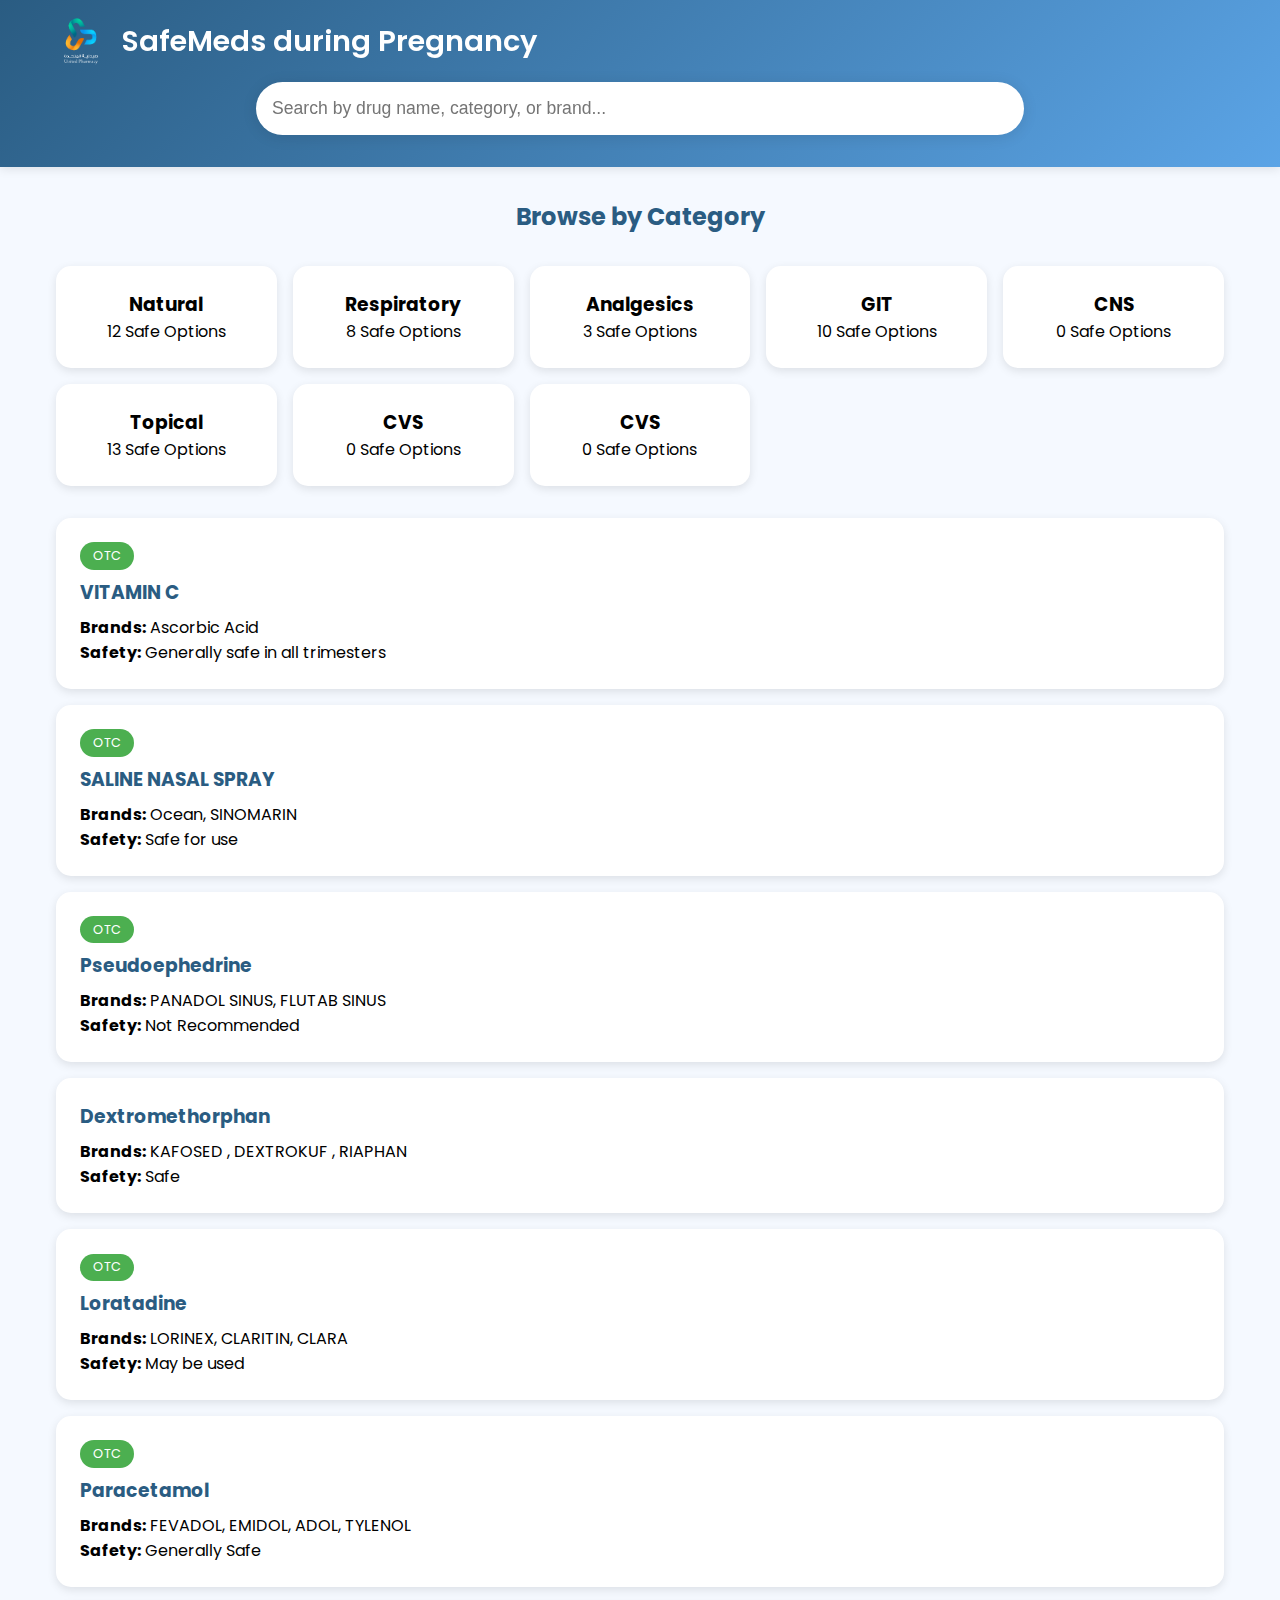
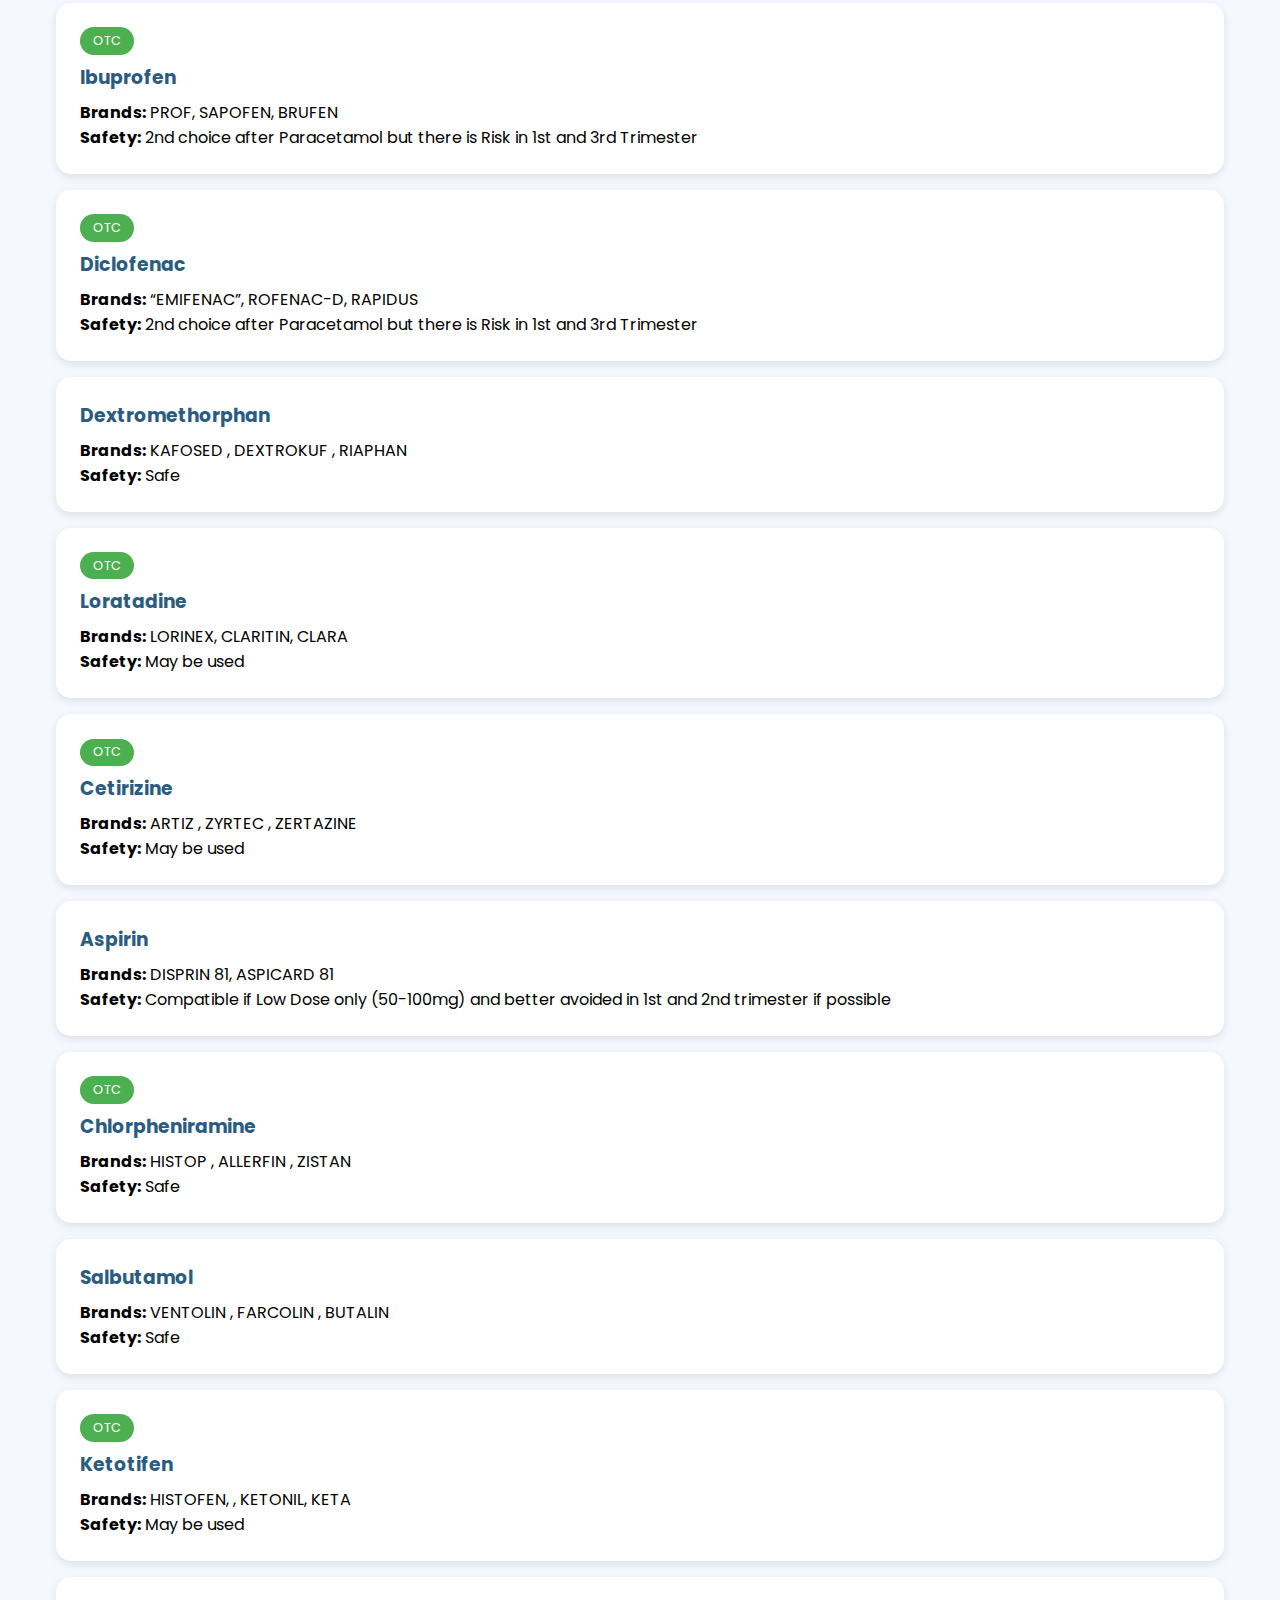
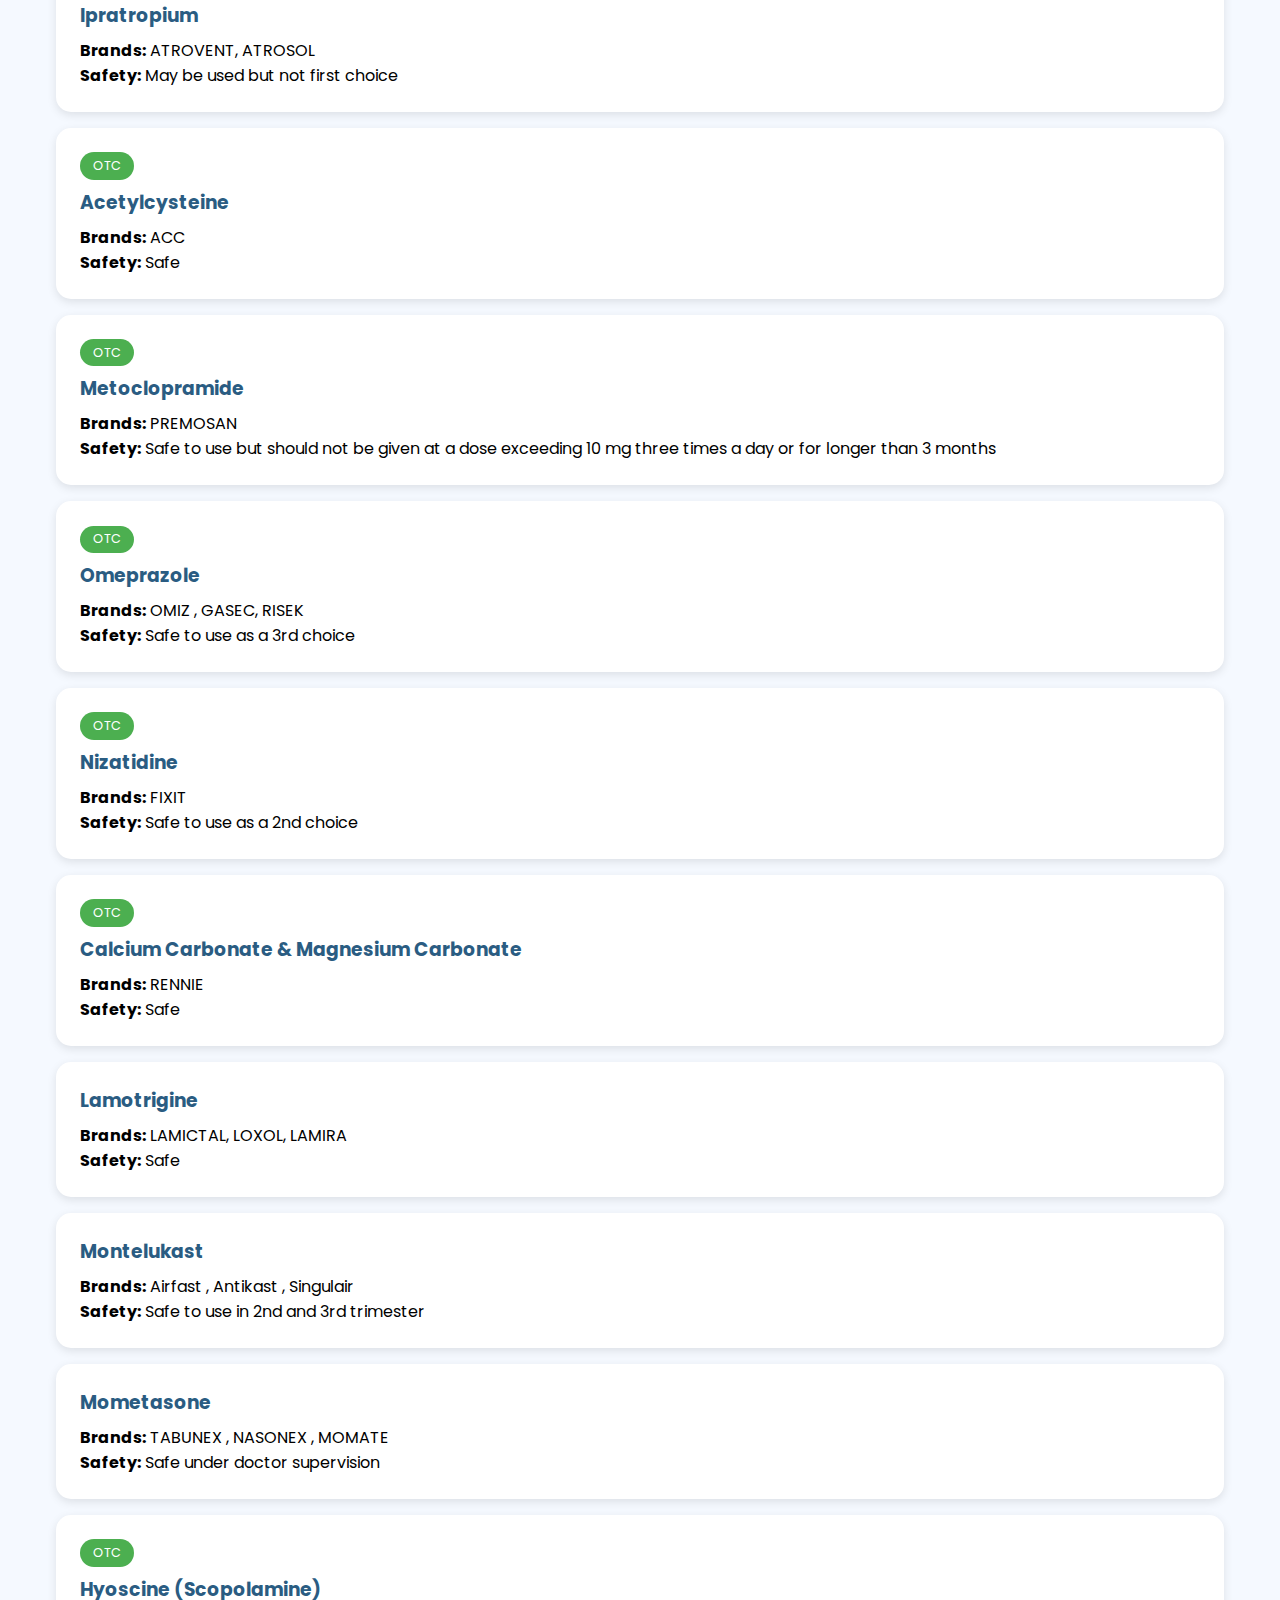
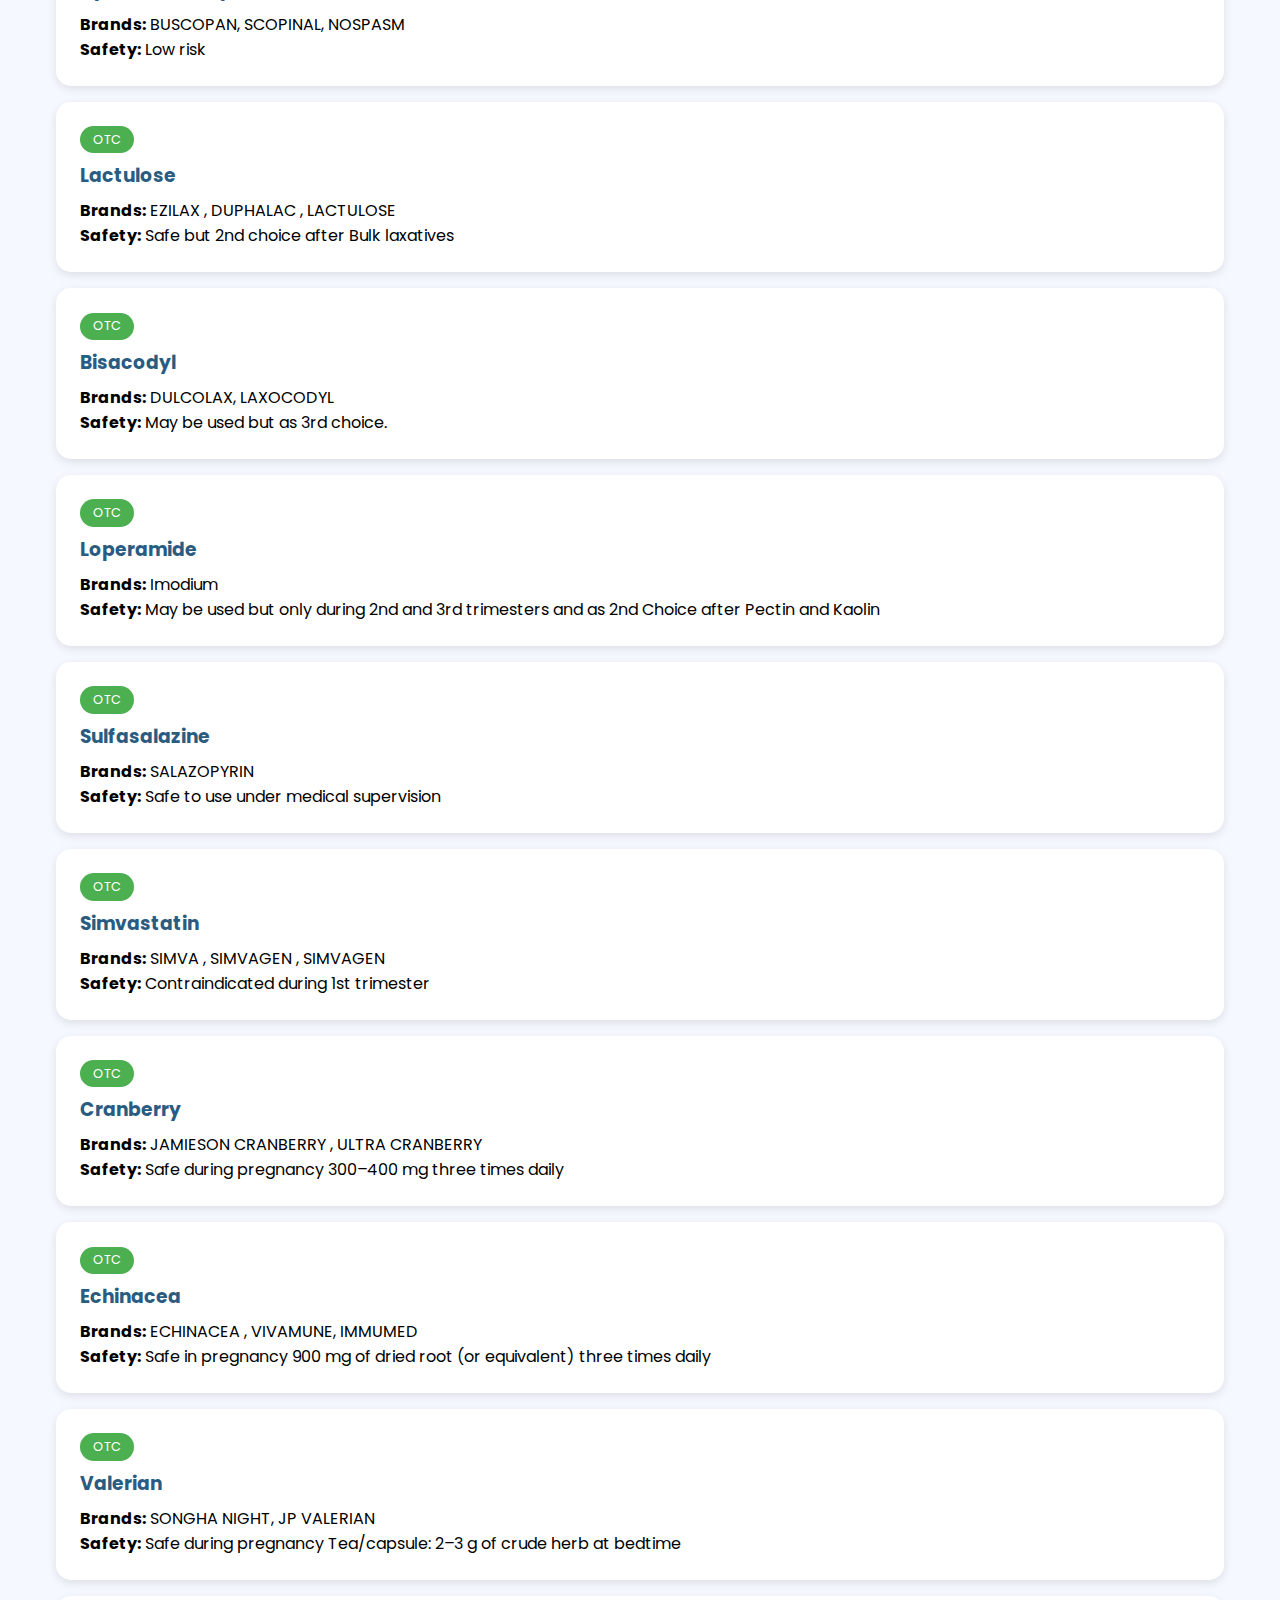
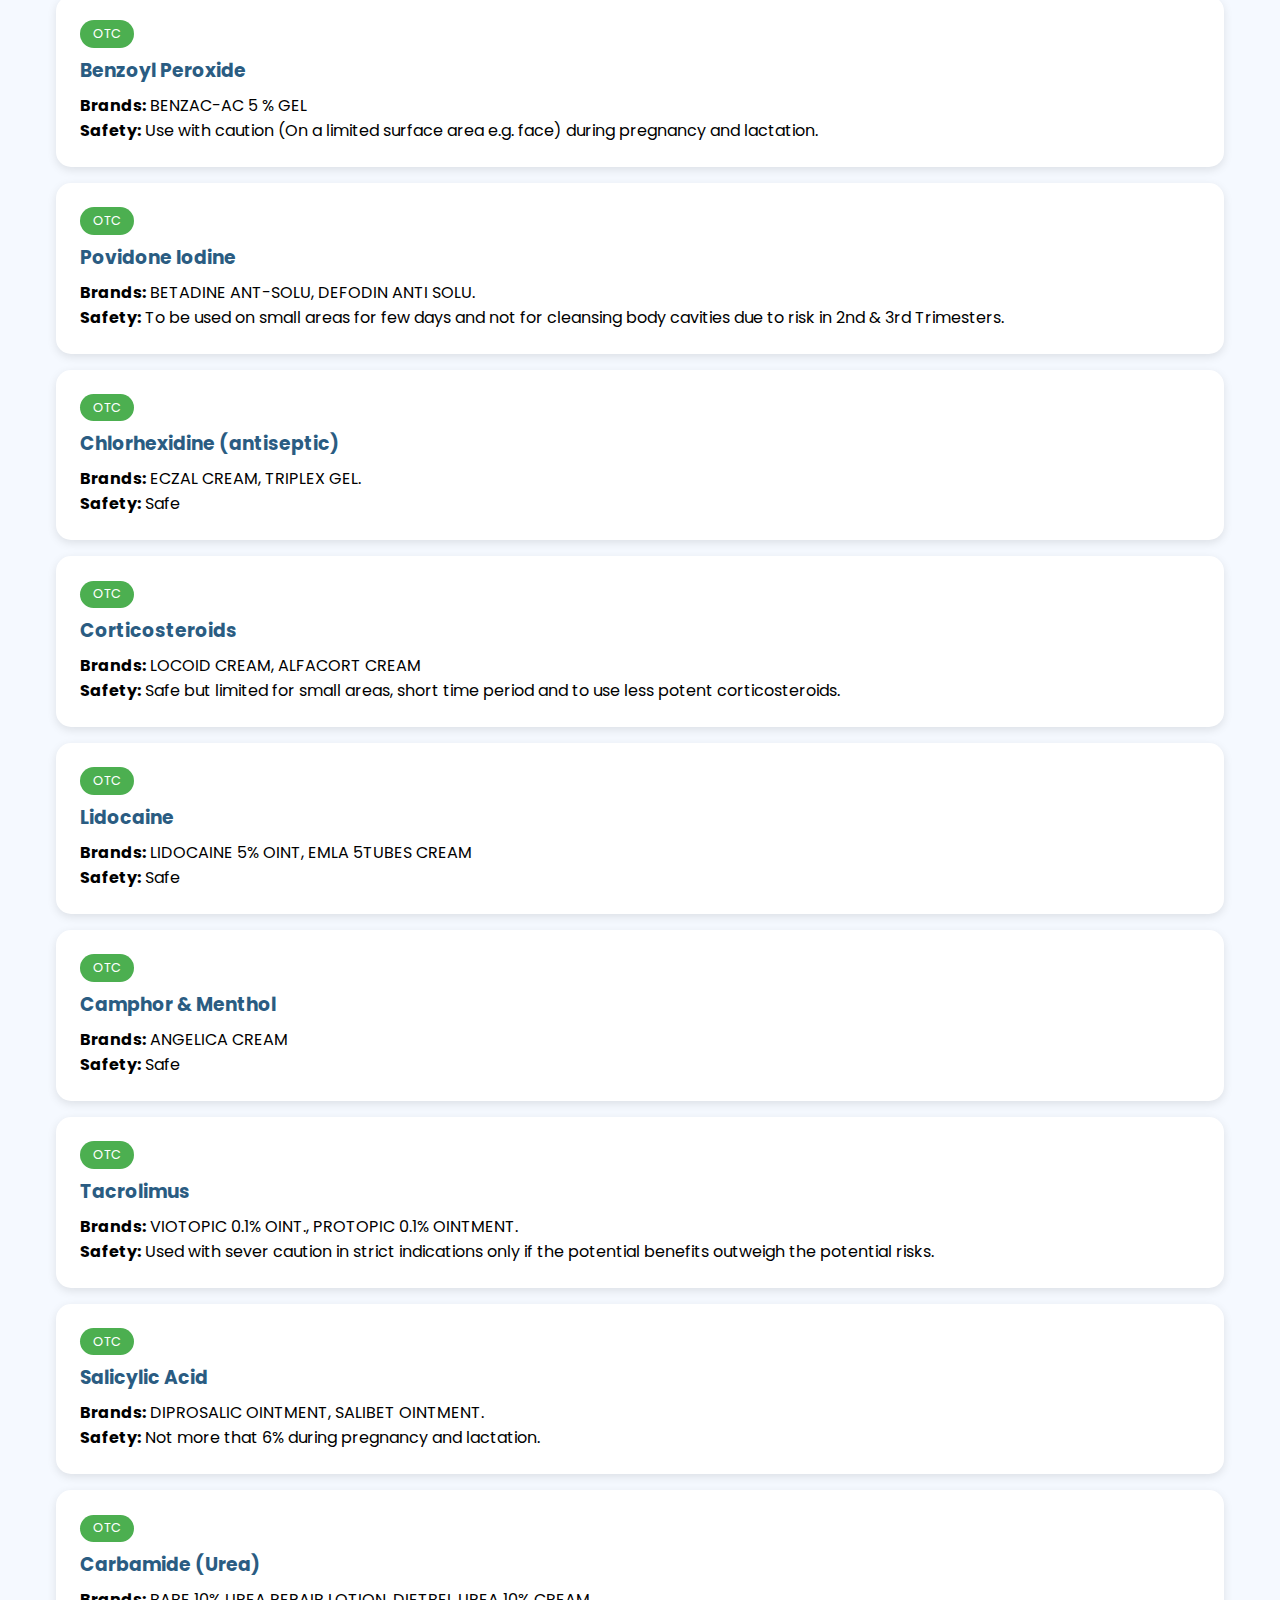
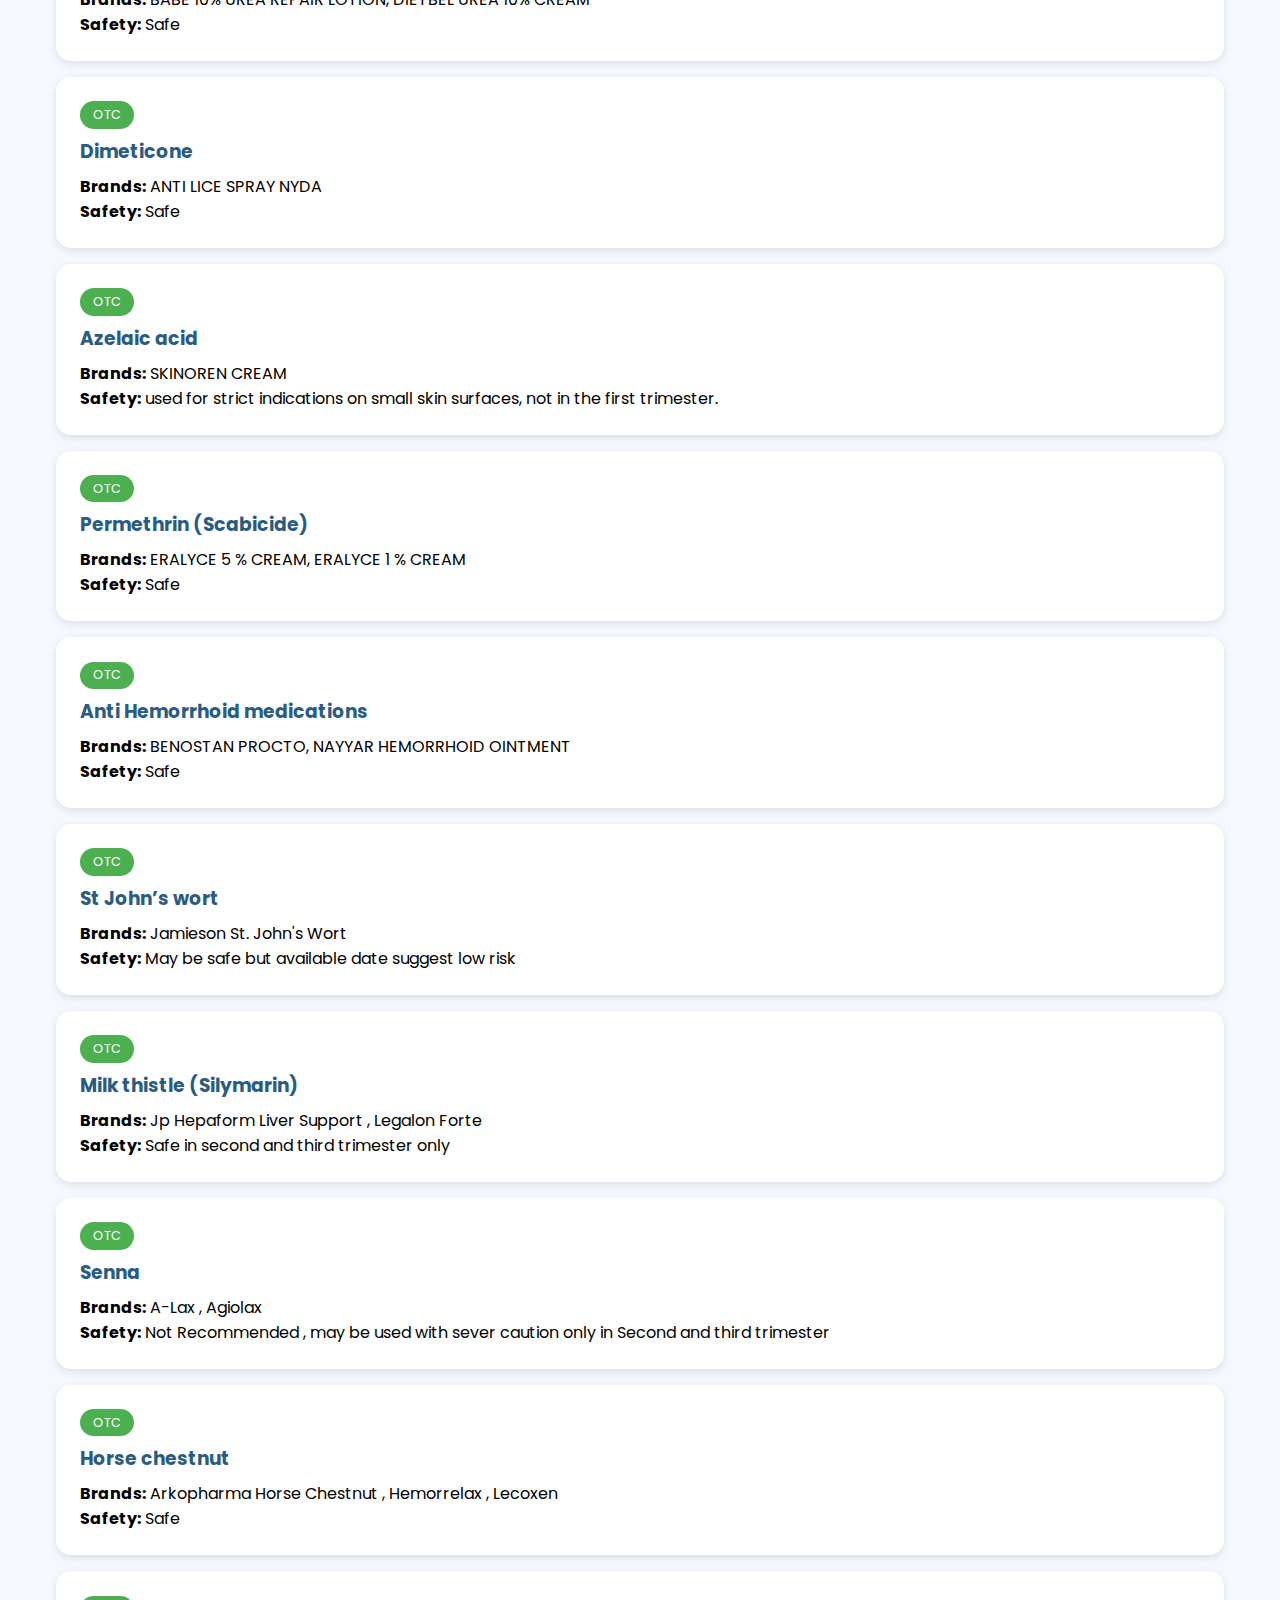
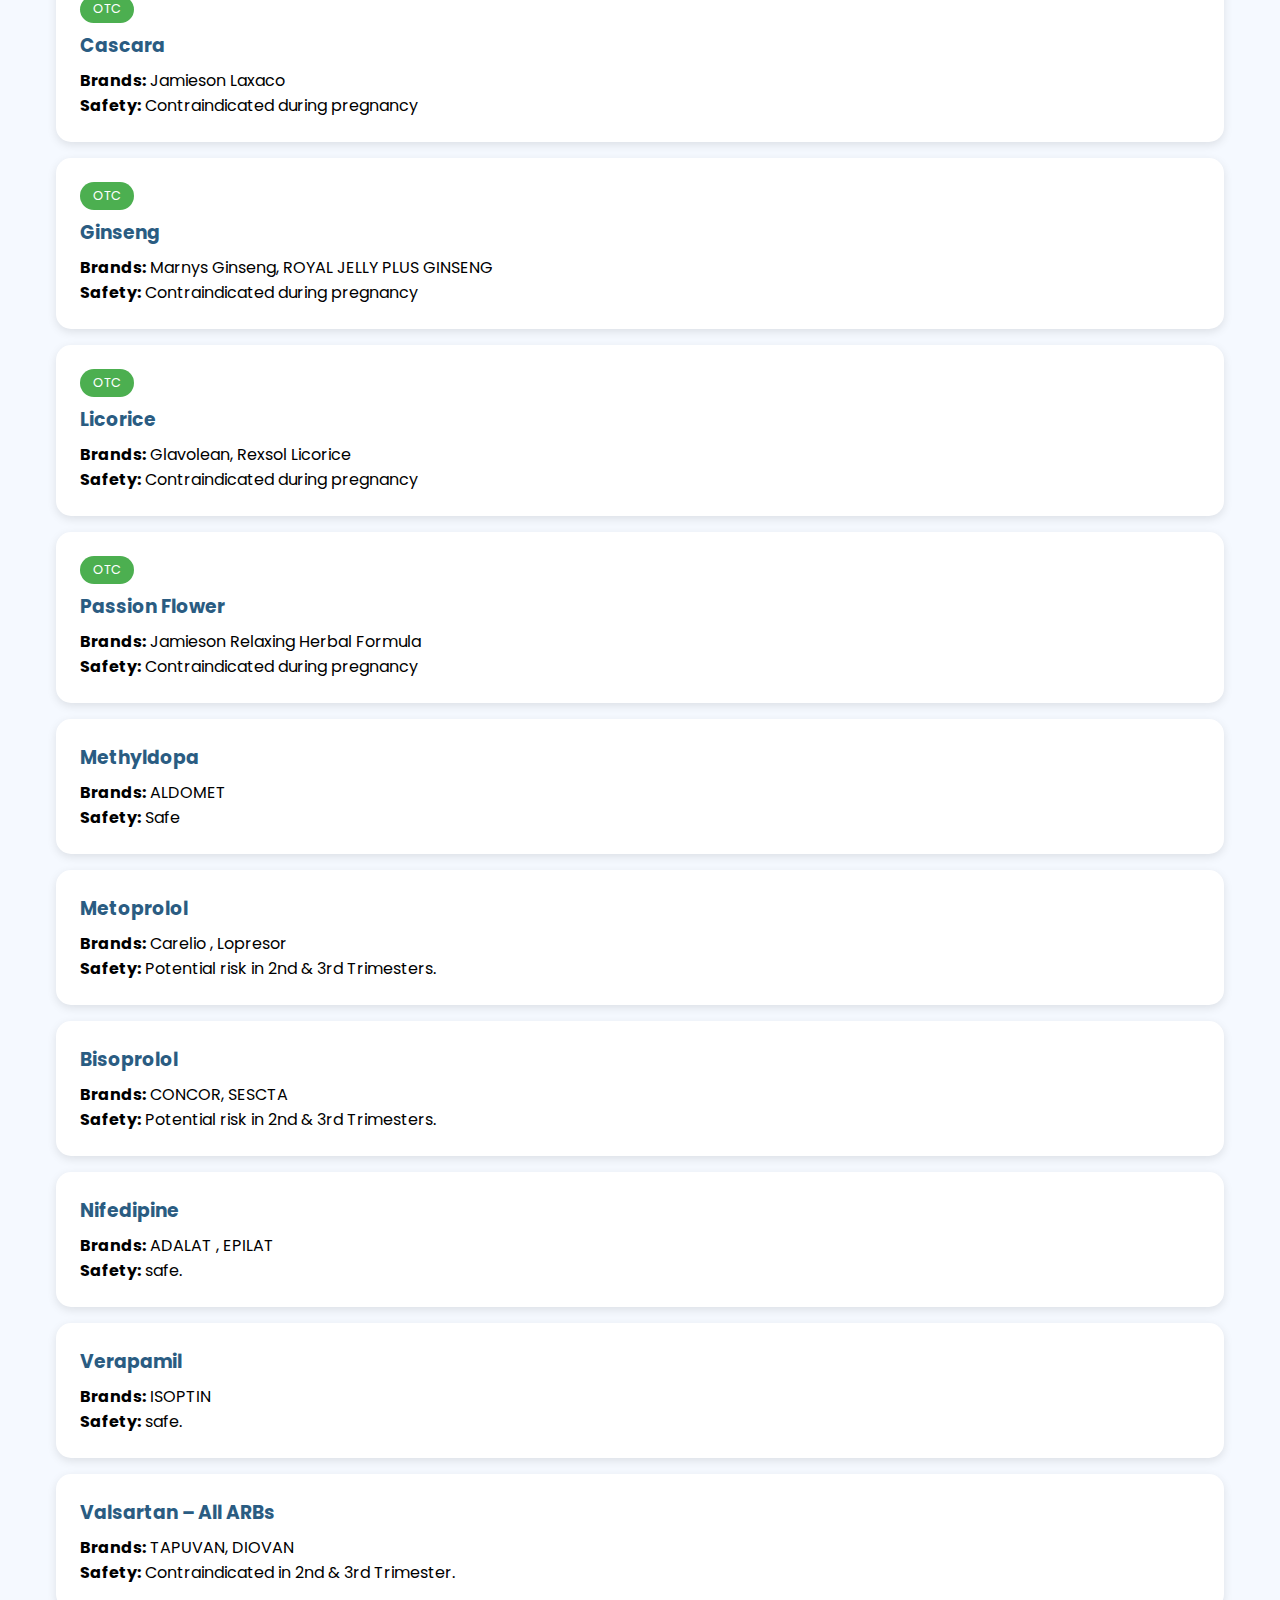
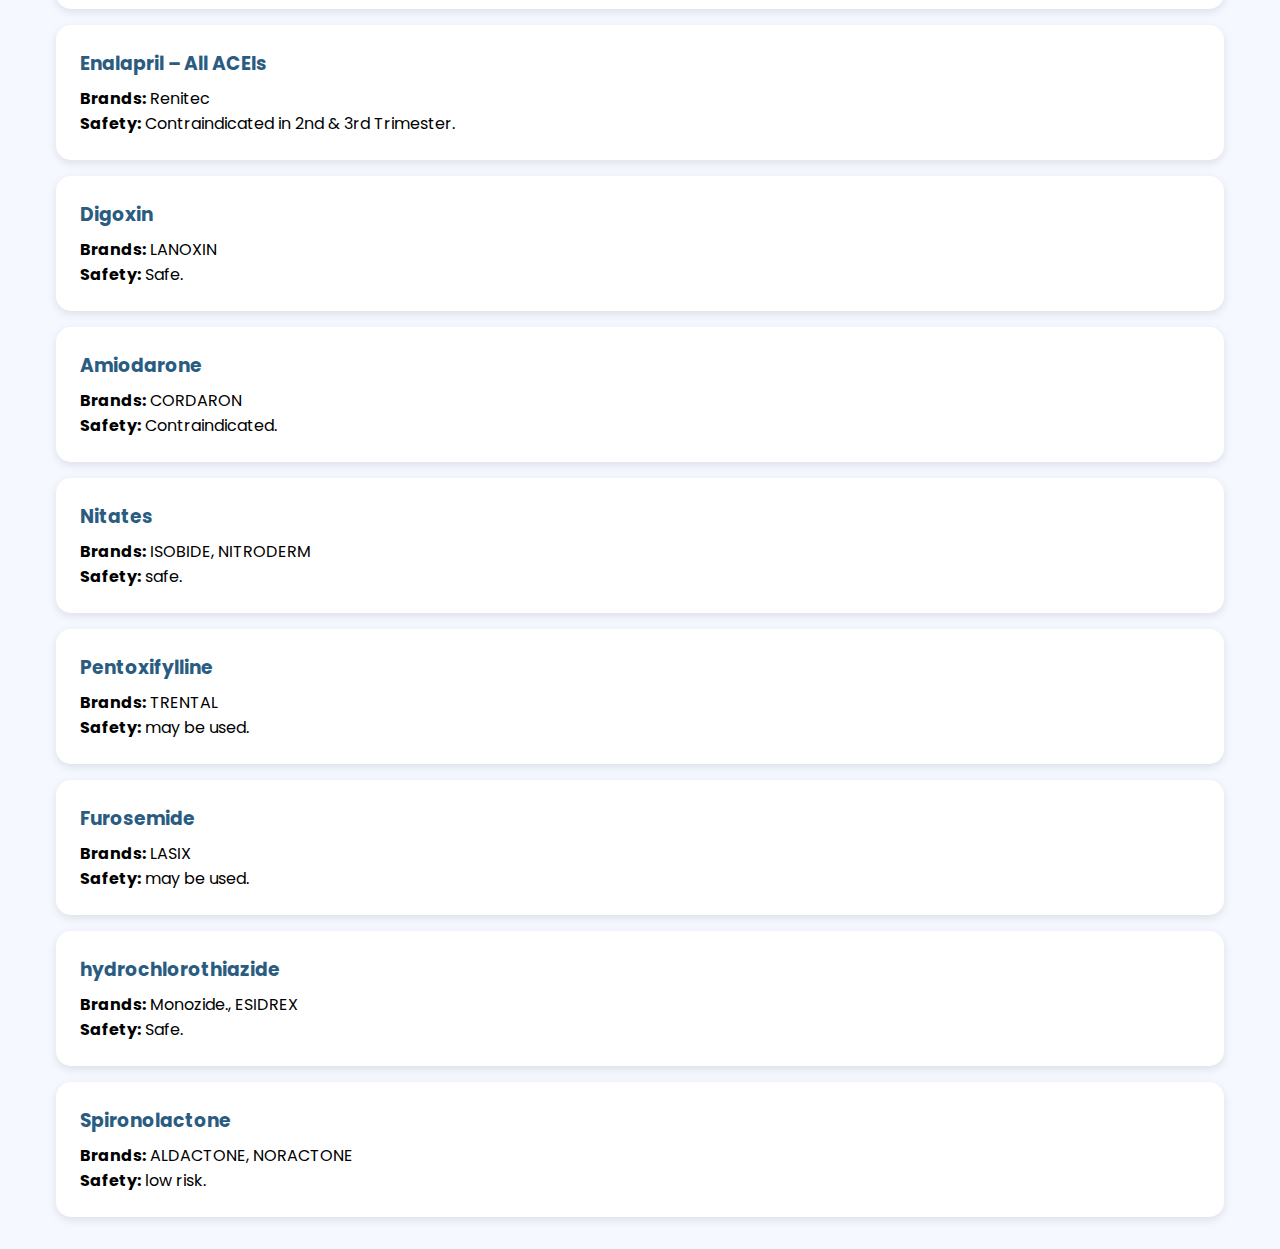
<file: index.html>
<!-- index.html -->
<!DOCTYPE html>
<html lang="en">
<head>
    <meta charset="UTF-8">
    <meta name="viewport" content="width=device-width, initial-scale=1.0">
    <title>Drug Safety in Pregnancy</title>
    <link rel="stylesheet" href="style.css">
    <link href="https://fonts.googleapis.com/css2?family=Poppins:wght@400;600&display=swap" rel="stylesheet">
</head>
<body>
    <header>
        <div class="header-content">
            <img src="logo.png" alt="SafeMeds Logo" class="logo">
            <h1>SafeMeds during Pregnancy</h1>
        </div>
        <div class="search-container">
            <input type="text" id="searchInput" placeholder="Search by drug name, category, or brand...">
        </div>
    </header>

    <main class="container">
        <h2 class="categories-title">Browse by Category</h2>
        <div class="category-grid" id="categoryGrid"></div>

        <div id="searchResults" class="results-container"></div>
    </main>

    <script src="drugs.json"></script>
    <script src="script.js"></script>
</body>
</html>
</file>
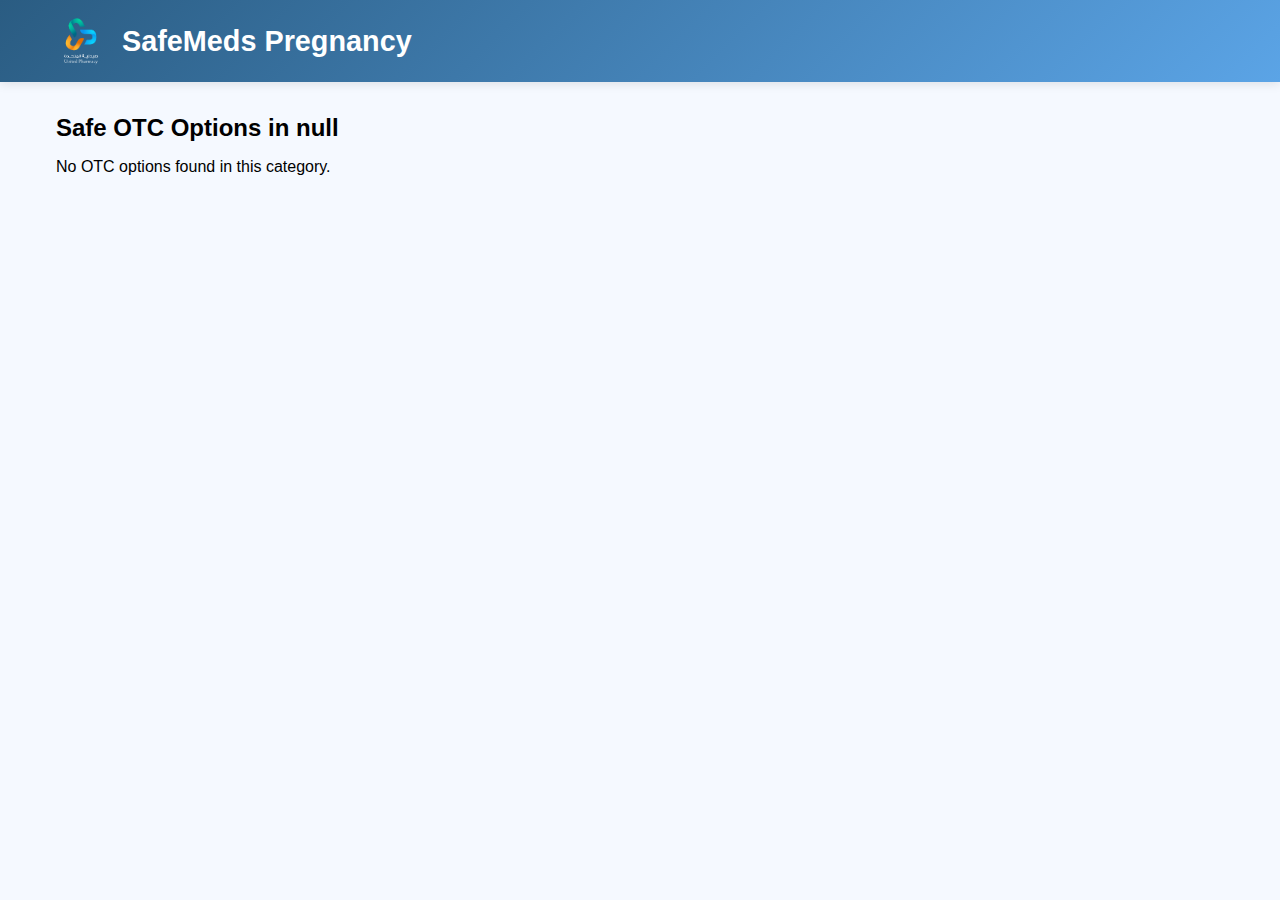
<file: category.html>
<!-- category.html -->
<!DOCTYPE html>
<html lang="en">
<head>
    <meta charset="UTF-8">
    <meta name="viewport" content="width=device-width, initial-scale=1.0">
    <title>Category Results</title>
    <link rel="stylesheet" href="style.css">
</head>
<body>
    <header>
        <div class="header-content">
            <img src="logo.png" alt="SafeMeds Logo" class="logo">
            <h1>SafeMeds Pregnancy</h1>
        </div>
    </header>

    <main class="container">
        <div id="categoryResults" class="results-container"></div>
    </main>

    <script src="drugs.json"></script>
    <script>
        document.addEventListener('DOMContentLoaded', () => {
            const urlParams = new URLSearchParams(window.location.search);
            const category = urlParams.get('category');
            
            fetch('drugs.json')
                .then(response => response.json())
                .then(drugs => {
                    const results = drugs.filter(drug => 
                        drug.category === category && drug.otc
                    );
                    displayResults(results, category);
                });
        });

        function displayResults(results, category) {
            const container = document.getElementById('categoryResults');
            container.innerHTML = `<h2>Safe OTC Options in ${category}</h2>`;
            
            if (results.length === 0) {
                container.innerHTML += `<p>No OTC options found in this category.</p>`;
                return;
            }

            results.forEach(drug => {
                const card = document.createElement('div');
                card.className = 'drug-card';
                card.innerHTML = `
                    <div class="otc-tag">OTC</div>
                    <h3>${drug.generic}</h3>
                    <p><strong>Brands:</strong> ${drug.tradeNames.join(', ')}</p>
                    <p><strong>Safety:</strong> ${drug.pregnancySafety}</p>
                `;
                container.appendChild(card);
            });
        }
    </script>
</body>
</html>
</file>
<file: style.css>
/* style.css */
:root {
    --primary-color: #2A5C82;
    --secondary-color: #5BA4E6;
    --background-color: #F5F9FF;
    --card-hover: #E3F2FD;
}

* {
    box-sizing: border-box;
    margin: 0;
    padding: 0;
}

body {
    font-family: 'Poppins', sans-serif;
    background-color: var(--background-color);
}

header {
    background: linear-gradient(135deg, var(--primary-color), var(--secondary-color));
    padding: 1rem 0;
    box-shadow: 0 2px 10px rgba(0,0,0,0.1);
    position: sticky;
    top: 0;
    z-index: 100;
}

.header-content {
    max-width: 1200px;
    margin: 0 auto;
    display: flex;
    align-items: center;
    gap: 1rem;
    padding: 0 1rem;
}

.logo {
    height: 50px;
    width: auto;
}

h1 {
    color: white;
    font-size: 1.8rem;
    font-weight: 600;
}

.search-container {
    max-width: 800px;
    margin: 1rem auto;
    padding: 0 1rem;
}

#searchInput {
    width: 100%;
    padding: 1rem;
    border: none;
    border-radius: 30px;
    font-size: 1.1rem;
    box-shadow: 0 2px 15px rgba(0,0,0,0.1);
}

.container {
    max-width: 1200px;
    margin: 2rem auto;
    padding: 0 1rem;
}

.categories-title {
    text-align: center;
    color: var(--primary-color);
    margin: 2rem 0;
}

.category-grid {
    display: grid;
    grid-template-columns: repeat(auto-fit, minmax(200px, 1fr));
    gap: 1rem;
    margin-bottom: 2rem;
}

.category-card {
    background: white;
    border-radius: 15px;
    padding: 1.5rem;
    text-align: center;
    cursor: pointer;
    transition: all 0.3s ease;
    box-shadow: 0 3px 10px rgba(0,0,0,0.1);
}

.category-card:hover {
    transform: translateY(-5px);
    background: var(--card-hover);
    box-shadow: 0 5px 15px rgba(0,0,0,0.2);
}

.results-container {
    display: grid;
    gap: 1rem;
}

.drug-card {
    background: white;
    border-radius: 15px;
    padding: 1.5rem;
    box-shadow: 0 3px 10px rgba(0,0,0,0.1);
}

.drug-card h3 {
    color: var(--primary-color);
    margin-bottom: 0.5rem;
}

.otc-tag {
    background: #4CAF50;
    color: white;
    padding: 0.3rem 0.8rem;
    border-radius: 15px;
    font-size: 0.8rem;
    display: inline-block;
    margin-bottom: 0.5rem;
}
</file>
